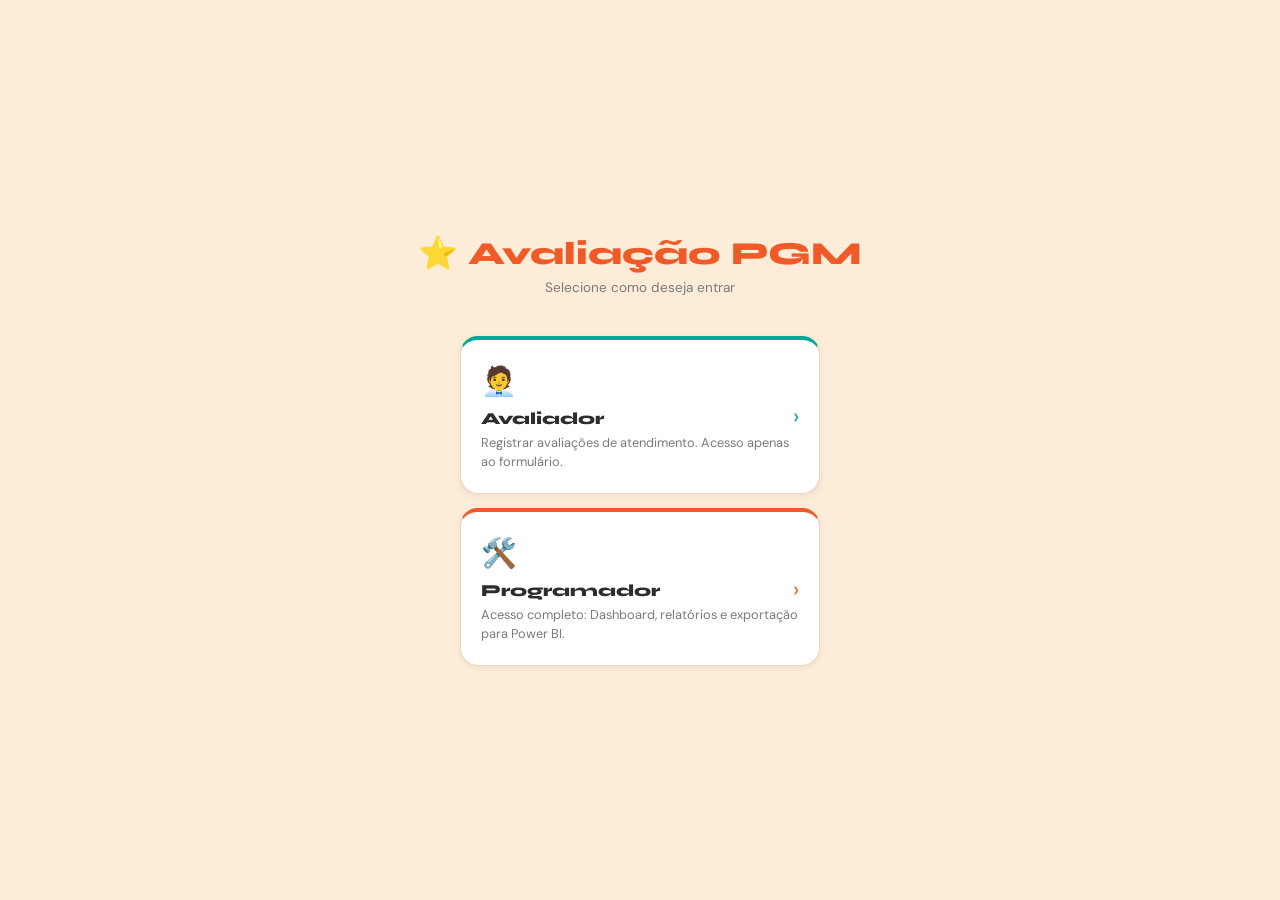
<file: index.html>
<!DOCTYPE html>
<html lang="pt-BR">

<head>
  <meta charset="UTF-8" />
  <meta name="viewport" content="width=device-width, initial-scale=1.0, maximum-scale=1.0" />
  <title>Avaliação de Atendimento - PGM</title>
  <!-- Google Fonts: importa as fontes Syne (títulos/destaques) e DM Sans (texto geral) -->
  <link
    href="https://fonts.googleapis.com/css2?family=Syne:wght@400;600;700;800&family=DM+Sans:wght@300;400;500&display=swap"
    rel="stylesheet" />
  <link rel="stylesheet" href="style.css" />
</head>

<body>

  <!-- ══════════════════════════════════════════
       TELA DE SELEÇÃO DE PAPEL (role-screen)
       ══════════════════════════════════════════
       Exibida logo ao abrir o sistema. Permite
       escolher entre o modo Avaliador (formulário)
       ou Programador (painel + dashboard).
       ══════════════════════════════════════════ -->
  <div id="role-screen">
    <!-- Logo principal: emoji + nome do sistema em azul -->
    <div class="logo">⭐ <span>Avaliação PGM</span></div>
    <!-- Subtítulo orientativo para o usuário -->

    <p class="subtitle">Selecione como deseja entrar</p>

    <!-- Container dos dois cards de seleção -->
    <div class="role-cards">

      <!-- ── Card do Avaliador ──
           onclick redireciona diretamente para avaliador.html,
           pois não requer senha. -->
      <div class="role-card avaliador" onclick="window.location.href='avaliador.html'">
        <div class="role-card-icon">🧑‍💼</div>
        <div class="role-card-title">Avaliador</div>
        <div class="role-card-desc">Registrar avaliações de atendimento. Acesso apenas ao formulário.</div>
        <!-- Seta visual indicando que é clicável -->
        <div class="role-card-arrow">›</div>
      </div>

      <!-- ── Card do Programador ──
           onclick chama openPwdModal() (definida em app.js) para
           exibir o modal de senha antes de redirecionar ao painel. -->
      <div class="role-card programador" onclick="openPwdModal()">
        <div class="role-card-icon">🛠️</div>
        <div class="role-card-title">Programador</div>
        <div class="role-card-desc">Acesso completo: Dashboard, relatórios e exportação para Power BI.</div>
        <!-- Seta visual indicando que é clicável -->
        <div class="role-card-arrow">›</div>
      </div>
    </div>
  </div>

  <!-- ══════════════════════════════════════════
       MODAL DE SENHA (pwd-modal)
       ══════════════════════════════════════════
       Janela flutuante exibida quando o usuário
       clica em "Programador". Fica oculta por
       padrão (display: none no CSS) e é ativada
       via JS com a classe "open".
       ══════════════════════════════════════════ -->
  <div id="pwd-modal">
    <div class="pwd-box">
      <!-- Cabeçalho do modal -->
      <h2>🔒 Acesso Programador</h2>
      <p>Digite a senha para acessar o painel completo.</p>
      <!-- Campo de senha com botão de mostrar/ocultar -->
      <div class="pwd-input-wrap">
        <!-- type="password" mascara os caracteres com "•••".
             onkeydown permite enviar com a tecla Enter. -->
        <input type="password" id="pwd-input" class="pwd-input" placeholder="••••••••"
          onkeydown="if(event.key==='Enter') confirmPwd()" />
        <!-- Botão de olho: chama togglePwd() para alternar entre senha visível/oculta -->
        <span class="pwd-toggle" onclick="togglePwd()">👁</span>
      </div>

      <!-- Área onde aparece a mensagem "Senha incorreta" (preenchida via JS) -->
      <div class="pwd-error" id="pwd-error"></div>
      <!-- Botões de ação do modal -->
      <div class="pwd-actions">
        <!-- Cancelar: fecha o modal sem fazer nada -->
        <button class="pwd-cancel" onclick="closePwdModal()">Cancelar</button>
        <!-- Entrar: chama confirmPwd() que verifica o hash SHA-256 da senha -->
        <button class="pwd-confirm" onclick="confirmPwd()">Entrar</button>
      </div>
    </div>
  </div>

  <!-- Carrega o script principal do sistema.
       Fica no final do <body> para garantir que todo o HTML
       já esteja carregado antes de o JS tentar manipulá-lo. -->
  <script src="./app.js"></script>
</body>

</html>
</file>
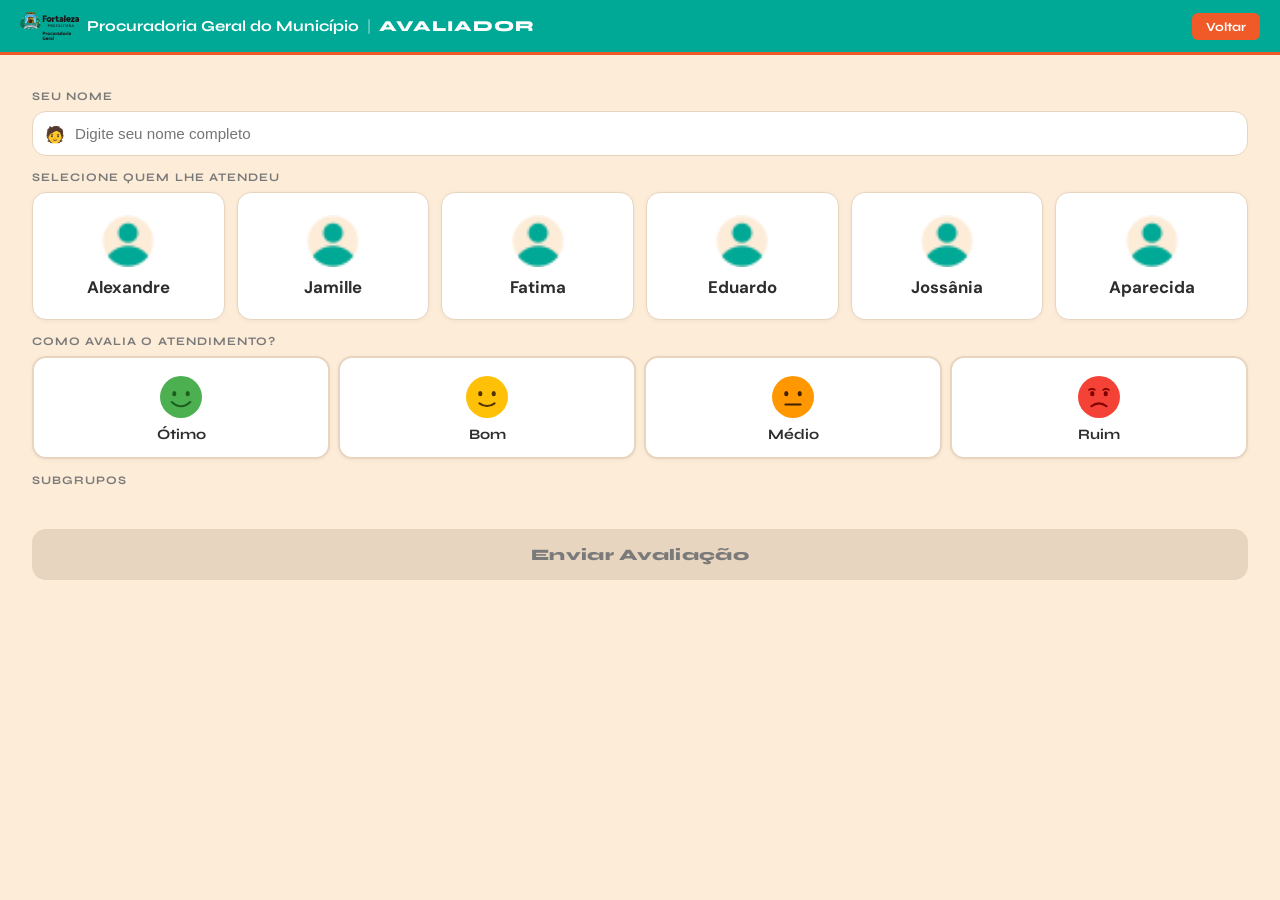
<file: avaliador.html>
<!DOCTYPE html>
<html lang="pt-BR">

<head>
  <meta charset="UTF-8" />
  <meta name="viewport" content="width=device-width, initial-scale=1.0, maximum-scale=1.0" />
  <title>Avaliador - Sistema de Avaliação PGM</title>

  <!-- Fontes: Syne para títulos, DM Sans para o corpo do texto -->
  <link
    href="https://fonts.googleapis.com/css2?family=Syne:wght@400;600;700;800&family=DM+Sans:wght@300;400;500&display=swap"
    rel="stylesheet" />
  <link rel="stylesheet" href="style.css" />
</head>

<!-- onload="initAvaliador()" chama a função de inicialização
     assim que o HTML terminar de carregar.
     initAvaliador() cria dinamicamente os cards dos atendentes no grid. -->

<body onload="initAvaliador()">

  <!-- ══════════════════════════════════════════
       CABEÇALHO INSTITUCIONAL (gov-header)
       ══════════════════════════════════════════
       Barra verde no estilo da Prefeitura de Fortaleza,
       com logo, nome da instituição e botão de voltar.
       ══════════════════════════════════════════ -->
  <header class="gov-header">
    <div class="gov-logo-container">
      <!-- Logo SVG da Prefeitura/PGM -->
      <img src="logo-prefeitura-PGM.svg" alt="Prefeitura Geral do Município" class="gov-logo" />
      <span class="gov-brand-text">Procuradoria Geral do Município</span>
      <!-- Separador visual entre o nome da instituição e o título do app -->
      <span class="gov-separator">|</span>
      <span class="gov-app-title">AVALIADOR</span>
    </div>
    <!-- Botão que retorna à tela inicial -->
    <button class="btn-voltar" onclick="window.location.href='index.html'">Voltar</button>
  </header>

  <!-- ══════════════════════════════════════════
       CONTEÚDO PRINCIPAL — FORMULÁRIO
       ══════════════════════════════════════════
       Centralizado por .screen-container, contém
       todos os campos do formulário de avaliação.
       ══════════════════════════════════════════ -->
  <main class="screen-container">
    <div class="form-wrapper">
      <!-- ── SEÇÃO 1: Nome do avaliador ── -->
      <p class="section-label">Seu nome</p>
      <div class="avaliador-wrap">
        <!-- Ícone posicionado absolutamente dentro do wrapper (via CSS) -->
        <span class="avaliador-icon">🧑</span>
        <!-- Campo de texto para o nome.
             oninput="checkSubmit()" — verifica em tempo real se o formulário pode ser enviado.
             onblur="validateAvaliador()" — valida o nome quando o campo perde o foco.
             autocomplete="name" — sugere nomes salvos no navegador. -->
        <input type="text" id="avaliador-input" class="avaliador-input" placeholder="Digite seu nome completo"
          maxlength="80" oninput="checkSubmit()" onblur="validateAvaliador()" autocomplete="name" />
        <!-- Dica de erro: visível apenas quando o nome é inválido (via JS + classe "show") -->
        <div class="avaliador-hint" id="avaliador-hint">Por favor, informe seu nome completo (mínimo 3 letras e um
          sobrenome).</div>
      </div>

      <!-- ── SEÇÃO 2: Seleção do atendente ── -->
      <p class="section-label">Selecione quem lhe atendeu</p>

      <!-- Grid vazio que será preenchido dinamicamente por initAvaliador() em app.js.
           Para cada nome em ATENDENTES[], a função cria e insere um card aqui. -->
      <div class="attendant-grid" id="attendant-grid"></div>

      <!-- ── SEÇÃO 3: Avaliação do atendimento ── -->
      <p class="section-label">Como avalia o atendimento?</p>
      <!-- Grid 2x2 com os 4 botões de nota.
           data-val é o atributo lido por selectRating() em app.js
           para saber qual nota foi escolhida. -->
      <div class="rating-grid">
        <button class="rating-btn" data-val="Ótimo" onclick="selectRating(this)">
          <span class="emoji"><svg xmlns="http://www.w3.org/2000/svg" viewBox="0 0 100 100" width="42" height="42"><circle cx="50" cy="50" r="50" fill="#4CAF50"/><ellipse cx="34" cy="42" rx="5" ry="6" fill="#1B5E20"/><ellipse cx="66" cy="42" rx="5" ry="6" fill="#1B5E20"/><path d="M28 62 Q50 82 72 62" stroke="#1B5E20" stroke-width="5" fill="none" stroke-linecap="round"/></svg></span>Ótimo
        </button>
        <button class="rating-btn" data-val="Bom" onclick="selectRating(this)">
          <span class="emoji"><svg xmlns="http://www.w3.org/2000/svg" viewBox="0 0 100 100" width="42" height="42"><circle cx="50" cy="50" r="50" fill="#FFC107"/><ellipse cx="34" cy="42" rx="5" ry="6" fill="#4E3200"/><ellipse cx="66" cy="42" rx="5" ry="6" fill="#4E3200"/><path d="M32 65 Q50 78 68 65" stroke="#4E3200" stroke-width="5" fill="none" stroke-linecap="round"/></svg></span>Bom
        </button>
        <button class="rating-btn" data-val="Médio" onclick="selectRating(this)">
          <span class="emoji"><svg xmlns="http://www.w3.org/2000/svg" viewBox="0 0 100 100" width="42" height="42"><circle cx="50" cy="50" r="50" fill="#FF9800"/><ellipse cx="34" cy="42" rx="5" ry="6" fill="#3E2000"/><ellipse cx="66" cy="42" rx="5" ry="6" fill="#3E2000"/><line x1="32" y1="68" x2="68" y2="68" stroke="#3E2000" stroke-width="5" stroke-linecap="round"/></svg></span>Médio
        </button>
        <button class="rating-btn" data-val="Ruim" onclick="selectRating(this)">
          <span class="emoji"><svg xmlns="http://www.w3.org/2000/svg" viewBox="0 0 100 100" width="42" height="42"><circle cx="50" cy="50" r="50" fill="#F44336"/><ellipse cx="34" cy="42" rx="5" ry="6" fill="#7F0000"/><ellipse cx="66" cy="42" rx="5" ry="6" fill="#7F0000"/><path d="M32 72 Q50 58 68 72" stroke="#7F0000" stroke-width="5" fill="none" stroke-linecap="round"/><path d="M26 33 Q34 28 40 33" stroke="#7F0000" stroke-width="4" fill="none" stroke-linecap="round"/><path d="M60 33 Q66 28 74 33" stroke="#7F0000" stroke-width="4" fill="none" stroke-linecap="round"/></svg></span>Ruim
        </button>
      </div>

      <!-- ── SEÇÃO 4: Comentário opcional ── -->
      <p class="section-label">Subgrupos</p>
      <div class="subgroup-wrap">
        <div id="subgroup-container" class="subgroup-container"></div>
        <input type="hidden" id="subgroup-input" />
      </div>

       <!-- ── BOTÃO DE ENVIO ──
         Começa desabilitado (disabled).
         Só é habilitado via JS quando nome, atendente e nota estão preenchidos.
         onclick chama submitRating() que salva a avaliação e limpa o formulário. -->
      <button class="submit-btn" id="submit-btn" onclick="submitRating()" disabled>Enviar Avaliação</button>
    </div>
  </main>

  <!-- ══════════════════════════════════════════
       TOAST DE CONFIRMAÇÃO
       ══════════════════════════════════════════
       Notificação que sobe da parte inferior da tela
       após o envio bem-sucedido. Fica oculto por padrão
       e é exibido via JS com a classe "show". -->
  <div class="success-toast" id="toast">✅ Avaliação registrada!</div>

  <!-- Script principal — carregado ao final para garantir
       que todos os elementos HTML já existam no DOM -->
  <script src="./app.js"></script>
</body>

</html>
</file>
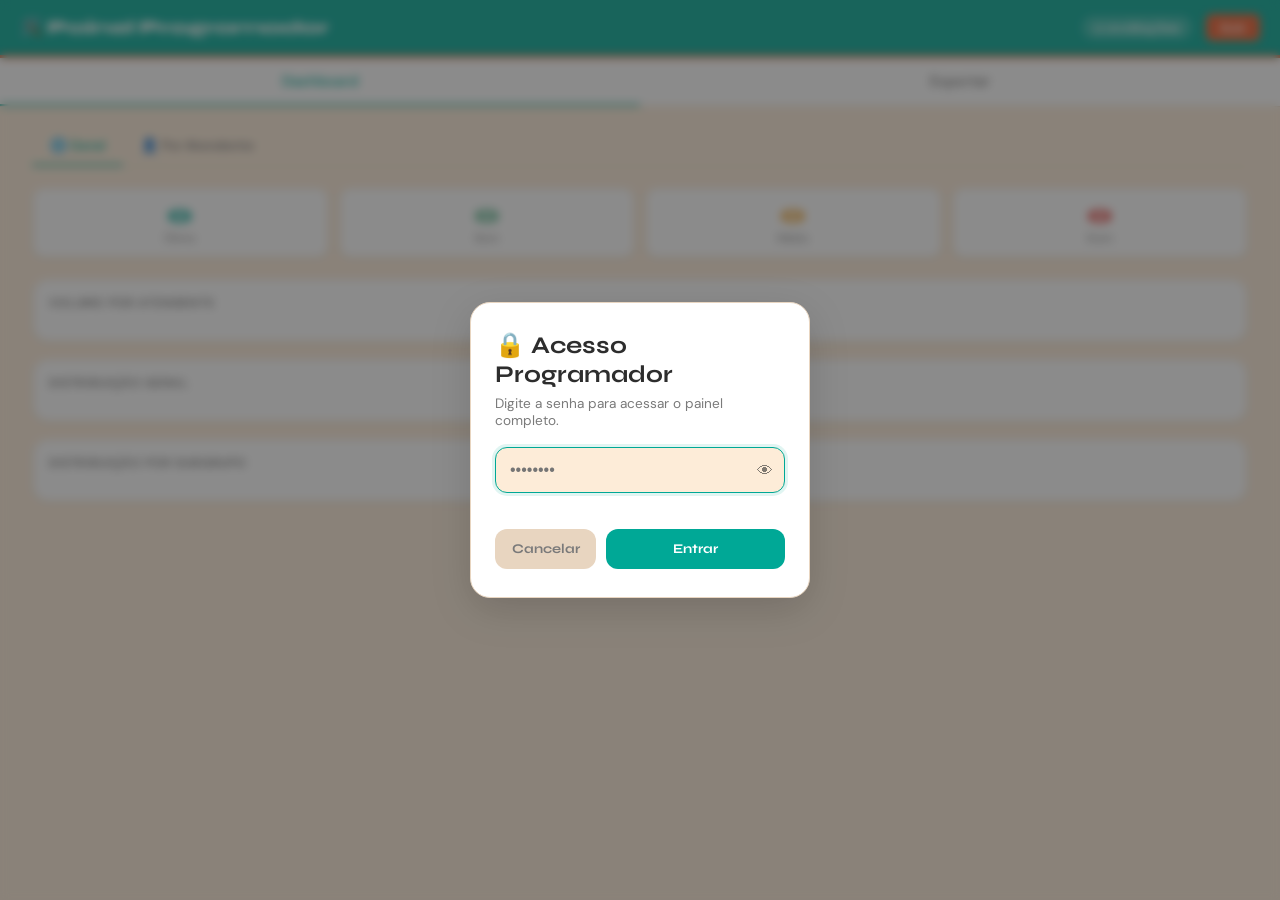
<file: programador.html>
﻿<!DOCTYPE html>
<html lang="pt-BR">

<head>
  <meta charset="UTF-8" />
  <meta name="viewport" content="width=device-width, initial-scale=1.0, maximum-scale=1.0" />
  <title>Programador - Painel PGM</title>

  <!-- Fontes do Google: Syne para títulos, DM Sans para o corpo -->
  <link
    href="https://fonts.googleapis.com/css2?family=Syne:wght@400;600;700;800&family=DM+Sans:wght@300;400;500&display=swap"
    rel="stylesheet" />
  <link rel="stylesheet" href="style.css" />
</head>

<body>


  <!-- ══════════════════════════════════════════
       CABEÇALHO DO PAINEL
   ══════════════════════════════════════════
       Barra superior escura com título, badge de
       total de avaliações e botão de sair. -->
  <header class="app-header">
    <div class="header-left">
      <h1>🛠️ Painel Programador</h1>
    </div>
    <div class="header-right">
      <!-- Badge atualizado dinamicamente via JS com o total de avaliações registradas -->
      <span class="badge" id="total-badge">0 avaliações</span>

      <!-- Botão que retorna à tela inicial (index.html) -->
      <button class="btn-sair" onclick="window.location.href='index.html'">Sair</button>
    </div>
  </header>

  <!-- ══════════════════════════════════════════
       ABAS PRINCIPAIS DE NAVEGAÇÃO
       ══════════════════════════════════════════
       "Dashboard" exibe estatísticas e gráficos.
       "Exportar" permite baixar os dados em CSV/JSON.
       switchTab() em app.js controla qual aba está ativa. -->
  <div class="tabs" id="tab-bar">
    <div class="tab active" id="tab-dashboard" onclick="switchTab('dashboard')">Dashboard</div>
    <div class="tab" id="tab-exportar" onclick="switchTab('exportar')">Exportar</div>
  </div>

  <!-- ══════════════════════════════════════════
       CONTEÚDO PRINCIPAL
       ══════════════════════════════════════════
       Cada <section> corresponde a uma aba.
       Apenas a section com classe "active" é exibida (via CSS).
       ══════════════════════════════════════════ -->
  <main class="screen-container">

    <!-- ────────────────────────────────────────
         ABA: DASHBOARD (screen-dashboard)
         ──────────────────────────────────────── -->
    <section class="screen active" id="screen-dashboard">

      <!-- Sub-abas internas do dashboard:
           "🌐 Geral" mostra os dados consolidados de todos os atendentes.
           "👤 Por Atendente" permite selecionar um atendente e ver seus detalhes.
           switchDashView() em app.js alterna entre as duas views. -->
      <div class="dash-subtabs">
        <div class="dash-subtab active" onclick="switchDashView('geral')">🌐 Geral</div>
        <div class="dash-subtab" onclick="switchDashView('atendente')">👤 Por Atendente</div>
      </div>

      <!-- ── View: Geral (dash-geral) ──
           Exibe contadores de notas e dois gráficos de barras.
           Visível por padrão (classe "active" aplicada via JS na inicialização). -->
      <div class="dash-view active" id="dash-geral">

        <!-- 4 cards de contagem: um para cada nota possível.
             Os números são atualizados via JS pela função updateDashboard(). -->
        <div class="stats-row">
          <div class="stat-card otimo">
            <div class="num" id="cnt-otimo">0</div>
            <div class="lbl">Ótimo</div>
          </div>
          <div class="stat-card bom">
            <div class="num" id="cnt-bom">0</div>
            <div class="lbl">Bom</div>
          </div>
          <div class="stat-card medio">
            <div class="num" id="cnt-medio">0</div>
            <div class="lbl">Médio</div>
          </div>
          <div class="stat-card ruim">
            <div class="num" id="cnt-ruim">0</div>
            <div class="lbl">Ruim</div>
          </div>
        </div>

        <!-- Gráfico: Volume total de avaliações por atendente.
             O conteúdo (linhas de barra) é gerado dinamicamente
             em updateDashboard() e injetado em #bars-container. -->
        <div class="chart-section">
          <div class="chart-title">Volume por atendente</div>
          <div id="bars-container"></div>
          <!-- Preenchido dinamicamente via JS -->
        </div>

        <!-- Gráfico: Distribuição percentual de cada nota no total.
             Ex: "Ótimo — ████████ — 12 (40.0%)"
             Conteúdo injetado dinamicamente em #mini-bars pelo JS. -->
        <div class="chart-section">
          <div class="chart-title">Distribuição geral</div>
          <div class="mini-bars" id="mini-bars"></div>
          <!-- Preenchido dinamicamente via JS -->
        </div>

        <div class="chart-section">
          <div class="chart-title">Distribuição por subgrupo</div>
          <div class="mini-bars" id="subgroup-bars"></div>
          <!-- Preenchido dinamicamente via JS -->
        </div>

      </div>
      <!-- /dash-geral -->

      <!-- ── View: Por Atendente (dash-atendente) ──
           Oculta por padrão; exibida ao clicar na sub-aba "👤 Por Atendente".
           Mostra chips clicáveis e, ao selecionar um, exibe detalhes daquele atendente. -->
      <div class="dash-view" id="dash-atendente">
        <div class="attendant-manager">
          <div class="manager-field">
            <label for="new-attendant-input">Adicionar atendente</label>
            <input type="text" id="new-attendant-input" placeholder="Nome do atendente" />
          </div>
          <button class="manager-btn add" onclick="addAttendant()">Adicionar</button>

          <div class="manager-field">
            <label for="remove-attendant-select">Excluir atendente</label>
            <select id="remove-attendant-select"></select>
          </div>
          <button class="manager-btn remove" onclick="removeAttendant()">Excluir</button>
        </div>

        <p class="section-label">Selecione o atendente</p>
        <!-- Container dos chips (botões compactos) de cada atendente.
             Preenchido dinamicamente por buildAttChips() em app.js. -->
        <div class="att-chips" id="att-chips"></div>
        <!-- Exemplo do que será gerado: <div class="att-chip">👤 Alexandre (3)</div> -->

        <!-- Área onde os detalhes do atendente selecionado são exibidos.
             Preenchida por showAttendantDetails() quando um chip é clicado. -->
        <div id="att-detail-area">
          <!-- Estado inicial: instrução para o usuário interagir -->
          <div class="empty-state">
            <div class="icon">👆</div>
            Toque em um atendente acima para ver o detalhamento das notas e comentários.
          </div>
        </div>

      </div>
      <!-- /dash-atendente -->
    </section>
    <!-- /screen-dashboard -->

    <!-- ────────────────────────────────────────
         ABA: EXPORTAR (screen-exportar)
         ────────────────────────────────────────
         Permite baixar os dados em CSV ou JSON.
         Também exibe uma prévia rápida dos dados no painel. -->
    <section class="screen" id="screen-exportar">

      <!-- Card de exportação de arquivos -->
      <div class="export-card">
        <h3>📥 Exportar dados para BI e Planilhas</h3>
        <p>Baixe seus relatórios formatados em CSV compatíveis com Excel e Power BI.</p>
        <div class="export-actions">
          <!-- exportCSV() gera e baixa um arquivo .csv com separador ";" e BOM UTF-8 -->
          <button class="export-btn csv" onclick="exportCSV()">⬇ Baixar CSV</button>
          <!-- exportJSON() gera e baixa um arquivo .json com todos os dados brutos -->
          <button class="export-btn json" onclick="exportJSON()">⬇ Baixar JSON</button>
        </div>
      </div>

      <!-- Card de preview: exibe as 5 avaliações mais recentes em uma tabela HTML.
           O conteúdo é gerado por renderPreview() em app.js quando esta aba é acessada. -->
      <div class="export-card">
        <h3>📋 Visualização Rápida (Preview)</h3>
        <div id="preview-area"></div>
        <!-- Preenchido dinamicamente via JS com uma <table class="preview-table"> -->
      </div>

    </section>
    <!-- /screen-exportar -->

  </main>

  <!-- ══════════════════════════════════════════
       MODAL DE SENHA (pwd-modal)
       ══════════════════════════════════════════ -->
  <div id="pwd-modal">
    <div class="pwd-box">
      <h2>🔒 Acesso Programador</h2>
      <p>Digite a senha para acessar o painel completo.</p>
      <div class="pwd-input-wrap">
        <input type="password" id="pwd-input" class="pwd-input" placeholder="••••••••" onkeydown="if(event.key==='Enter') confirmPwd()" />
        <span class="pwd-toggle" onclick="togglePwd()">👁</span>
      </div>
      <div class="pwd-error" id="pwd-error"></div>
      <div class="pwd-actions">
        <button class="pwd-cancel" onclick="closePwdModal()">Cancelar</button>
        <button class="pwd-confirm" onclick="confirmPwd()">Entrar</button>
      </div>
    </div>
  </div>

  <!-- Script principal — carregado ao final para garantir que todos os elementos HTML já existam no DOM antes de o JavaScript tentar manipulá-los -->
  <script src="./app.js"></script>

  <!-- Inicializa o painel assim que a página carregar -->
  <script>
    window.addEventListener('load', function () {
      if (typeof window.requireProgramadorAccess === 'function') {
        window.requireProgramadorAccess();
      } else if (typeof window.initProgramador === 'function') {
        window.initProgramador();
      } else {
        console.warn('Não foi possível inicializar o painel do programador: função initProgramador não encontrada.');
      }
    });
  </script>
</body>

</html>
</file>
<file: style.css>
/*
  ============================================================
  style.css — Sistema de Avaliação PGM
  Tema: Fortaleza Digital
  ============================================================
  Paleta de cores extraída da identidade visual oficial
  "Fortaleza Digital" da Prefeitura de Fortaleza:

  #FDECD8 → Bege/pêssego suave  — fundo geral da página
  #00A896 → Verde-água (teal)   — cor primária da marca
  #F05A28 → Laranja vibrante    — cor de destaque e ações
  #2D2D2D → Quase preto         — texto principal
  #7A7A7A → Cinza médio         — texto secundário/apagado
  ============================================================
*/


/* ══════════════════════════════════════════
   1. VARIÁVEIS CSS — DESIGN TOKENS
   ══════════════════════════════════════════
   :root define variáveis globais acessíveis
   em qualquer seletor via var(--nome).
   Centralizar as cores aqui significa que
   basta mudar um valor para refletir em
   todo o sistema ao mesmo tempo.
   ══════════════════════════════════════════ */
:root {
  /* ── Fundos ── */
  --bg:           #FDECD8; /* Bege pêssego — fundo geral (identidade Fortaleza Digital) */
  --surface:      #FFFFFF; /* Branco puro — superfície de cards e formulários */
  --border:       #E8D5C0; /* Bege mais escuro — bordas e separadores suaves */

  /* ── Texto ── */
  --text:         #2D2D2D; /* Quase preto — texto principal (alto contraste sobre o bege) */
  --muted:        #7A7A7A; /* Cinza médio — labels, placeholders e texto secundário */

  /* ── Cores da marca Fortaleza Digital ── */
  --teal:         #00A896; /* Verde-água — cor primária (headers, abas, seleções) */
  --teal-dark:    #008578; /* Teal escurecido — usado no :hover de elementos teal */
  --teal-light:   rgba(0, 168, 150, 0.12); /* Teal com 12% de opacidade — ring de foco */

  --orange:       #F05A28; /* Laranja — cor de destaque (botões de ação, faixa do header) */
  --orange-dark:  #D44B1E; /* Laranja escurecido — usado no :hover de elementos laranja */
  --orange-light: rgba(240, 90, 40, 0.12); /* Laranja com 12% de opacidade — reservado */

  /* ── Semântica das notas de avaliação ── */
  --otimo: #00A896; /* Ótimo = teal (reforça a identidade da marca no melhor resultado) */
  --bom:   #4CAF82; /* Bom   = verde médio */
  --medio: #F0A028; /* Médio = âmbar/dourado */
  --ruim:  #E53935; /* Ruim  = vermelho */

  /* ── Glows dos botões de nota (fundo ao selecionar) ──
     Versões com baixa opacidade usadas como background
     quando o botão está no estado .selected            */
  --otimo-glow: rgba(0,   168, 150, 0.14);
  --bom-glow:   rgba(76,  175, 130, 0.14);
  --medio-glow: rgba(240, 160,  40, 0.14);
  --ruim-glow:  rgba(229,  57,  53, 0.14);
}


/* ══════════════════════════════════════════
   2. RESET GLOBAL
   ══════════════════════════════════════════
   Remove margens, paddings e o modelo de
   caixa inconsistente padrão dos navegadores.
   box-sizing: border-box faz com que padding
   e border sejam contados dentro do tamanho
   declarado do elemento (não somados por fora).
   ══════════════════════════════════════════ */
* { box-sizing: border-box; margin: 0; padding: 0; }

body {
  background: var(--bg);          /* Fundo bege em toda a página */
  color: var(--text);             /* Cor padrão do texto */
  font-family: 'DM Sans', sans-serif; /* Fonte principal do sistema */
  min-height: 100vh;              /* Garante que o fundo cubra a tela inteira */
}


/* ══════════════════════════════════════════
   3. HEADER GOVERNAMENTAL (.gov-header)
   ══════════════════════════════════════════
   Barra superior verde-água com a identidade
   da Prefeitura de Fortaleza. Aparece apenas
   em avaliador.html. A faixa laranja embaixo
   reproduz a separação cromática da marca.
   ══════════════════════════════════════════ */
.gov-header {
  background-color: var(--teal);        /* Verde-água institucional */
  color: white;
  display: flex;
  justify-content: space-between;       /* Logo à esquerda, botão à direita */
  align-items: center;
  padding: 12px 20px;
  border-bottom: 3px solid var(--orange); /* Faixa laranja separando o header do conteúdo */
}

/* Container interno que agrupa logo + textos */
.gov-logo-container { display: flex; align-items: center; gap: 8px; }

/* Imagem SVG da logo — altura fixa mantém a proporção */
.gov-logo { height: 28px; }

/* Nome da instituição em fonte pesada */
.gov-brand-text { font-family: 'Syne', sans-serif; font-weight: 700; font-size: 0.95rem; }

/* Traço "|" entre o nome da instituição e o título do app */
.gov-separator { color: rgba(255,255,255,0.45); font-size: 1.1rem; }

/* Ex: "AVALIADOR" — letras espaçadas em caixa alta */
.gov-app-title { font-family: 'Syne', sans-serif; font-weight: 800; font-size: 0.95rem; letter-spacing: 0.06em; }

/* ── Botões "Voltar" (avaliador) e "Sair" (programador) ──
   Compartilham o mesmo estilo: laranja sobre teal,
   contrastante e fácil de encontrar visualmente.    */
.btn-voltar, .btn-sair {
  background-color: var(--orange);
  color: #fff;
  border: none;
  border-radius: 6px;
  padding: 6px 14px;
  font-family: 'Syne', sans-serif;
  font-weight: 700;
  font-size: 0.78rem;
  cursor: pointer;
  transition: background 0.15s; /* Suaviza a transição de cor no hover */
}

/* Escurece o laranja quando o cursor passa por cima */
.btn-voltar:hover, .btn-sair:hover { background-color: var(--orange-dark); }


/* ══════════════════════════════════════════
   4. TELA DE SELEÇÃO DE PAPEL (index.html)
   ══════════════════════════════════════════
   Tela inicial do sistema onde o usuário
   escolhe entre "Avaliador" e "Programador".
   Centralizada vertical e horizontalmente
   usando Flexbox.
   ══════════════════════════════════════════ */
#role-screen {
  min-height: 100vh;
  display: flex;
  flex-direction: column;
  align-items: center;     /* Centraliza horizontalmente */
  justify-content: center; /* Centraliza verticalmente */
  padding: 24px;
}

/* Logo principal: "⭐ Avaliação PGM"
   "Avaliação" herda o teal do pai; "PGM" sobrescreve para laranja */
#role-screen .logo { font-family: 'Syne', sans-serif; font-size: 2rem; font-weight: 800; color: var(--teal); margin-bottom: 6px; }
#role-screen .logo span { color: var(--orange); }

/* Subtítulo discreto abaixo do logo */
#role-screen .subtitle { font-size: 0.85rem; color: var(--muted); margin-bottom: 40px; }

/* Container dos dois cards — coluna única, centralizado, máx. 360px */
.role-cards { display: flex; flex-direction: column; gap: 14px; width: 100%; max-width: 360px; }

/* Card base — branco com borda suave e sombra leve */
.role-card {
  background: var(--surface);
  border: 1.5px solid var(--border);
  border-radius: 18px;
  padding: 22px 20px;
  cursor: pointer;
  position: relative;     /* Necessário para posicionar a seta "›" absolutamente */
  transition: box-shadow 0.18s, border-color 0.18s;
  box-shadow: 0 2px 8px rgba(0,0,0,0.06);
}

/* No hover: borda teal + sombra esverdeada para dar sensação de elevação */
.role-card:hover { box-shadow: 0 4px 16px rgba(0,168,150,0.15); border-color: var(--teal); }

/* Faixa colorida no topo de cada card identifica o tipo de acesso:
   teal = Avaliador (acesso aberto), laranja = Programador (acesso restrito) */
.role-card.avaliador   { border-top: 4px solid var(--teal); }
.role-card.programador { border-top: 4px solid var(--orange); }

.role-card-icon  { font-size: 1.8rem; margin-bottom: 8px; }
.role-card-title { font-family: 'Syne', sans-serif; font-weight: 800; font-size: 1.05rem; margin-bottom: 4px; color: var(--text); }
.role-card-desc  { font-size: 0.8rem; color: var(--muted); line-height: 1.5; }

/* Seta "›" posicionada absolutamente no meio vertical do card */
.role-card-arrow { position: absolute; right: 20px; top: 50%; transform: translateY(-50%); font-size: 1.4rem; }
.role-card.avaliador   .role-card-arrow { color: var(--teal); }
.role-card.programador .role-card-arrow { color: var(--orange); }


/* ══════════════════════════════════════════
   5. TELA DO AVALIADOR (avaliador.html)
   ══════════════════════════════════════════
   Formulário de avaliação: campo de nome,
   grid de atendentes, botões de nota,
   textarea de comentário e botão de envio.
   ══════════════════════════════════════════ */

/* Wrapper central — max-width aumentado para acomodar 3 colunas de atendentes
   sem ficarem muito estreitas. O padding-bottom evita que o botão de envio
   fique atrás de barras de navegação em dispositivos móveis.                  */
.screen-container { max-width: 100%; margin: 0; padding: 20px 32px 60px; }

/* Label de seção: "SEU NOME", "COMO AVALIA?" etc.
   text-transform + letter-spacing criam o estilo de tag/etiqueta
   Margens reduzidas para caber mais conteúdo sem scroll.        */
.section-label {
  font-family: 'Syne', sans-serif;
  font-size: 0.72rem;
  font-weight: 700;
  color: var(--muted);
  text-transform: uppercase;
  letter-spacing: 0.09em;
  margin: 14px 0 8px;
}

/* ══════════════════════════════════════════
   SUBGRUPOS (chips clicáveis)
   ══════════════════════════════════════════ */
.subgroup-wrap { margin: 10px 0 18px; }
.subgroup-container { display: flex; flex-wrap: wrap; gap: 8px; }
.subgroup-chip {
  background: var(--surface);
  border: 1px solid var(--border);
  padding: 8px 10px;
  border-radius: 999px;
  font-size: 0.82rem;
  color: var(--text);
  cursor: pointer;
  transition: all 0.12s ease;
  user-select: none;
}
.subgroup-chip:hover { transform: translateY(-2px); box-shadow: 0 6px 12px rgba(0,0,0,0.06); }
.subgroup-chip.selected { background: var(--teal); color: #fff; border-color: transparent; box-shadow: 0 6px 18px rgba(0,168,150,0.12); }

/* ── Campo de nome do avaliador ── */

/* position: relative no wrapper permite posicionar o ícone
   absolutamente dentro do mesmo espaço do input           */
.avaliador-wrap { position: relative; }

.avaliador-input {
  width: 100%;
  background: #FFFFFF; /* Branco fixo — evita herdar fundo escuro de temas anteriores */
  border: 1.5px solid var(--border);
  border-radius: 14px;
  color: var(--text);
  padding: 13px 14px 13px 42px; /* Padding esquerdo maior para não cobrir o ícone emoji */
  outline: none;
  font-size: 0.95rem;
  transition: border-color 0.15s, box-shadow 0.15s;
}

/* Ring de foco teal: borda muda de cor + anel suave ao redor */
.avaliador-input:focus { border-color: var(--teal); box-shadow: 0 0 0 3px var(--teal-light); }

/* Borda vermelha quando o nome não atende às regras de validação */
.avaliador-input.invalid { border-color: var(--ruim); }

/* Emoji 🧑 posicionado absolutamente no centro vertical do input */
.avaliador-icon { position: absolute; left: 13px; top: 50%; transform: translateY(-50%); }

/* Mensagem de ajuda abaixo do input — oculta por padrão.
   A classe .show é adicionada via JS quando o nome é inválido. */
.avaliador-hint { font-size: 0.65rem; color: var(--ruim); margin-top: 5px; display: none; }
.avaliador-hint.show { display: block; }

/* ── Grid de cards de atendentes ── */

/* 3 colunas de tamanho igual — 6 atendentes cabem em 2 linhas,
   evitando scroll na página do avaliador                        */
/* 6 colunas — todos os atendentes em uma única linha */
.attendant-grid { display: grid; grid-template-columns: repeat(6, 1fr); gap: 12px; }

.attendant-card {
  background: var(--surface);
  border: 1.5px solid var(--border);
  border-radius: 14px;
  padding: 22px 8px;
  text-align: center;
  cursor: pointer;
  transition: all 0.18s;
  box-shadow: 0 1px 4px rgba(0,0,0,0.05);
}

/* Destaca com borda teal quando o cursor está sobre o card */
.attendant-card:hover { border-color: var(--teal); }

/* Estado selecionado: borda teal + anel de foco + fundo levemente esverdeado */
.attendant-card.selected {
  border-color: var(--teal);
  box-shadow: 0 0 0 3px var(--teal-light);
  background: #F0FBFA; /* Verde-água bem claro, quase branco */
}

/* Avatar e nome ampliados para melhor leitura por pessoas idosas */
.attendant-avatar { font-size: 2.4rem; margin-bottom: 10px; }
.attendant-name   { font-weight: 700; font-size: 1.05rem; color: var(--text); line-height: 1.2; }

/* Imagem do ícone de atendente (Flaticon) */
.attendant-img {
  width: 52px;
  height: 52px;
  object-fit: contain;
  display: block;
  margin: 0 auto;
}

/* ── Botões de nota (Ótimo, Bom, Médio, Ruim) ── */

/* 4 colunas — todas as notas em uma única linha */
.rating-grid { display: grid; grid-template-columns: repeat(4, 1fr); gap: 8px; }

.rating-btn {
  padding: 18px 8px 14px;
  border-radius: 14px;
  border: 2px solid var(--border);
  background: var(--surface);
  color: var(--text);
  font-family: 'Syne', sans-serif;
  font-weight: 700;
  font-size: 0.9rem;
  cursor: pointer;
  display: flex;
  flex-direction: column;
  align-items: center;
  gap: 8px;
  transition: all 0.18s;
  box-shadow: 0 1px 4px rgba(0,0,0,0.05);
}

.rating-btn:hover { transform: translateY(-2px); box-shadow: 0 4px 12px rgba(0,0,0,0.1); }

.rating-btn.selected { transform: scale(1.04); box-shadow: 0 4px 14px rgba(0,0,0,0.12); }

.rating-btn[data-val="Ótimo"].selected { border-color: #4CAF50; background: rgba(76,175,80,0.10);  box-shadow: 0 0 0 3px rgba(76,175,80,0.22); }
.rating-btn[data-val="Bom"].selected   { border-color: #FFC107; background: rgba(255,193,7,0.10);  box-shadow: 0 0 0 3px rgba(255,193,7,0.22); }
.rating-btn[data-val="Médio"].selected { border-color: #FF9800; background: rgba(255,152,0,0.10);  box-shadow: 0 0 0 3px rgba(255,152,0,0.22); }
.rating-btn[data-val="Ruim"].selected  { border-color: #F44336; background: rgba(244,67,54,0.10);  box-shadow: 0 0 0 3px rgba(244,67,54,0.22); }

.rating-btn[data-val="Ótimo"]:hover { border-color: #4CAF50; }
.rating-btn[data-val="Bom"]:hover   { border-color: #FFC107; }
.rating-btn[data-val="Médio"]:hover { border-color: #FF9800; }
.rating-btn[data-val="Ruim"]:hover  { border-color: #F44336; }

.rating-btn .emoji { display: flex; align-items: center; justify-content: center; }

/* ── Textarea de comentário ── */
.feedback-box {
  width: 100%;
  min-height: 90px;
  background: #FFFFFF; /* Branco fixo — evita herdar fundo escuro de temas anteriores */
  border: 1.5px solid var(--border);
  border-radius: 14px;
  color: var(--text);
  padding: 12px;
  resize: none;   /* Impede redimensionamento manual pelo usuário */
  outline: none;
  font-family: 'DM Sans', sans-serif;
  font-size: 0.92rem;
  transition: border-color 0.15s, box-shadow 0.15s;
}

/* Mesmo ring de foco teal aplicado ao input de nome */
.feedback-box:focus { border-color: var(--teal); box-shadow: 0 0 0 3px var(--teal-light); }

/* Contador "X / 300" abaixo do textarea, alinhado à direita */
.feedback-counter { text-align: right; font-size: 0.65rem; color: var(--muted); margin-top: 4px; }

/* ── Botão de envio ──
   CTA principal da tela: laranja chamativo.
   Desabilitado por padrão — habilitado via JS
   quando os 3 campos obrigatórios estão válidos. */
.submit-btn {
  width: 100%;
  padding: 16px;
  border-radius: 14px;
  background: var(--orange);
  color: #fff;
  font-family: 'Syne', sans-serif;
  font-weight: 800;
  border: none;
  cursor: pointer;
  margin-top: 14px;
  font-size: 1rem;
  letter-spacing: 0.02em;
  transition: background 0.15s, transform 0.1s;
}

/* Escurece e sobe levemente no hover — só quando habilitado */
.submit-btn:hover:not(:disabled) { background: var(--orange-dark); transform: translateY(-1px); }

/* Estado desabilitado: cinza neutro + cursor "proibido" */
.submit-btn:disabled { background: var(--border); color: var(--muted); cursor: not-allowed; transform: none; }


/* ══════════════════════════════════════════
   6. MODAL DE SENHA (#pwd-modal)
   ══════════════════════════════════════════
   Janela flutuante de login do programador.
   Cobre toda a tela com fundo escurecido e
   borrado (backdrop-filter: blur).
   Oculta por padrão; exibida quando a classe
   "open" é adicionada via JS.
   ══════════════════════════════════════════ */
#pwd-modal {
  display: none;           /* Oculto até receber a classe .open */
  position: fixed;
  inset: 0;                /* Atalho para top/right/bottom/left: 0 — cobre toda a viewport */
  z-index: 300;            /* Fica acima de todo o conteúdo da página */
  background: rgba(45,45,45,0.55); /* Fundo semitransparente escuro */
  backdrop-filter: blur(5px);      /* Desfoca o conteúdo atrás do modal */
  align-items: center;
  justify-content: center;
  padding: 24px;
}

/* Quando .open é adicionado via JS, muda display para flex
   (necessário para que align-items/justify-content funcionem) */
#pwd-modal.open { display: flex; }

/* Caixa branca do conteúdo do modal */
.pwd-box {
  background: var(--surface);
  border: 1px solid var(--border);
  border-radius: 20px;
  padding: 28px 24px;
  width: 100%;
  max-width: 340px; /* Limita a largura em telas grandes */
  box-shadow: 0 12px 40px rgba(0,0,0,0.15); /* Sombra profunda para destacar sobre o backdrop */
}

.pwd-box h2 { color: var(--text); margin-bottom: 6px; font-family: 'Syne', sans-serif; }
.pwd-box p  { color: var(--muted); font-size: 0.85rem; margin-bottom: 18px; }

/* position: relative no wrapper permite posicionar o botão 👁 absolutamente */
.pwd-input-wrap { position: relative; margin-bottom: 8px; }

.pwd-input {
  width: 100%;
  background: var(--bg);  /* Fundo bege (diferente do branco do modal — leve hierarquia) */
  border: 1.5px solid var(--border);
  border-radius: 12px;
  color: var(--text);
  font-size: 1rem;
  padding: 13px 44px 13px 14px; /* Padding direito reserva espaço para o ícone 👁 */
  outline: none;
  transition: border-color 0.15s, box-shadow 0.15s;
}

/* Ring de foco teal — consistente com os outros inputs do sistema */
.pwd-input:focus { border-color: var(--teal); box-shadow: 0 0 0 3px var(--teal-light); }

/* Botão 👁 posicionado absolutamente dentro do wrapper do input */
.pwd-toggle { position: absolute; right: 12px; top: 50%; transform: translateY(-50%); cursor: pointer; opacity: 0.6; }

/* Área da mensagem de erro — min-height evita que o layout "pule" ao aparecer/sumir */
.pwd-error { font-size: 0.72rem; color: var(--ruim); margin-bottom: 16px; min-height: 1em; }

/* Linha de botões lado a lado */
.pwd-actions { display: flex; gap: 10px; }

/* Estilos compartilhados dos dois botões do modal */
.pwd-cancel, .pwd-confirm {
  padding: 12px;
  border-radius: 12px;
  border: none;
  cursor: pointer;
  font-family: 'Syne', sans-serif;
  font-weight: 700;
  transition: background 0.15s;
}

/* Cancelar: discreto, ocupa 1 parte do espaço disponível */
.pwd-cancel  { background: var(--border); color: var(--muted); flex: 1; }

/* Entrar: teal destacado, ocupa 2 partes (o dobro do Cancelar) */
.pwd-confirm { background: var(--teal); color: #fff; flex: 2; }

.pwd-cancel:hover  { background: #ddd0c4; }           /* Bege levemente mais escuro */
.pwd-confirm:hover { background: var(--teal-dark); }  /* Teal escurecido */


/* ══════════════════════════════════════════
   7. PAINEL DO PROGRAMADOR (programador.html)
   ══════════════════════════════════════════
   Header teal, abas de navegação principal,
   cards de estatísticas e gráficos de barras.
   ══════════════════════════════════════════ */

/* Header do painel — mesmo padrão visual do gov-header */
.app-header {
  background: var(--teal);
  border-bottom: 3px solid var(--orange); /* Faixa laranja separando header do conteúdo */
  padding: 14px 20px;
  display: flex;
  justify-content: space-between;
  align-items: center;
}
.app-header h1 { font-family: 'Syne', sans-serif; font-size: 1.1rem; font-weight: 800; color: #fff; }

/* Badge "X avaliações" no canto superior direito
   Fundo branco translúcido sobre teal cria efeito "glass" */
.badge {
  background: rgba(255,255,255,0.2);
  color: #fff;
  font-size: 0.78rem;
  font-weight: 700;
  padding: 4px 12px;
  border-radius: 50px; /* Formato de pílula */
  margin-right: 10px;
  font-family: 'Syne', sans-serif;
}

/* ── Abas principais: Dashboard | Exportar ── */
.tabs { display: flex; background: var(--surface); border-bottom: 1px solid var(--border); }

.tab {
  flex: 1;            /* Cada aba ocupa metade igual da barra */
  text-align: center;
  padding: 14px;
  font-weight: 600;
  font-size: 0.9rem;
  color: var(--muted);     /* Cinza quando inativa */
  cursor: pointer;
  border-bottom: 2px solid transparent; /* Linha invisível — fica teal quando ativa */
  transition: color 0.15s, border-color 0.15s;
}

/* Aba ativa: texto teal + linha teal embaixo */
.tab.active { color: var(--teal); border-bottom-color: var(--teal); }

/* Hover em abas inativas: texto levemente mais escuro */
.tab:hover:not(.active) { color: var(--text); }

/* Seções de conteúdo: ocultas por padrão, visíveis com .active */
.screen        { display: none; }
.screen.active { display: block; }

/* ── Cards de estatísticas (Ótimo / Bom / Médio / Ruim) ── */

/* Grade 4 colunas — um card por nota */
.stats-row { display: grid; grid-template-columns: repeat(4, 1fr); gap: 10px; margin-bottom: 20px; }

.stat-card {
  background: var(--surface);
  border: 1px solid var(--border);
  border-radius: 12px;
  padding: 12px;
  text-align: center;
  box-shadow: 0 1px 4px rgba(0,0,0,0.05);
}

/* Número grande em fonte pesada */
.stat-card .num { font-family: 'Syne', sans-serif; font-size: 1.5rem; font-weight: 800; }

/* Label pequeno abaixo do número */
.stat-card .lbl { font-size: 0.7rem; color: var(--muted); margin-top: 2px; }

/* Cor do número varia conforme o tipo do card */
.stat-card.otimo .num { color: var(--otimo); } /* Teal */
.stat-card.bom .num   { color: var(--bom);   } /* Verde médio */
.stat-card.medio .num { color: var(--medio); } /* Âmbar */
.stat-card.ruim .num  { color: var(--ruim);  } /* Vermelho */

/* ── Seção de gráfico (container branco com borda) ── */
.chart-section {
  background: var(--surface);
  border: 1px solid var(--border);
  border-radius: 16px;
  padding: 16px;
  margin-bottom: 16px;
  box-shadow: 0 1px 4px rgba(0,0,0,0.05);
}

/* Título interno da seção de gráfico — estilo de label discreta */
.chart-title {
  font-size: 0.75rem;
  font-weight: 700;
  color: var(--muted);
  text-transform: uppercase;
  letter-spacing: 0.07em;
  margin-bottom: 14px;
}

/* ── Componentes das barras horizontais dos gráficos ──
   Cada barra é composta por:
   .bar-row    → linha completa (label + trilho + contador)
   .bar-label  → nome do atendente ou da nota
   .bar-track  → trilho cinza de fundo
   .bar-fill   → preenchimento colorido proporcional ao valor
   .bar-count  → número à direita                           */

.bar-row   { display: flex; align-items: center; gap: 10px; margin-bottom: 10px; }
.bar-label { width: 80px; font-size: 0.78rem; font-weight: 500; color: var(--text); }

.bar-track {
  flex: 1;            /* Ocupa todo o espaço disponível entre label e contador */
  height: 10px;
  background: var(--border); /* Trilho bege — representa 0% */
  border-radius: 50px;
  overflow: hidden;   /* Garante que o fill não ultrapasse o trilho arredondado */
}

.bar-fill {
  height: 100%;
  border-radius: 50px;
  transition: width 0.4s ease; /* Animação suave ao carregar os dados */
  /* A largura e a cor são aplicadas via style="" pelo JavaScript */
}

.bar-count { width: 30px; font-size: 0.78rem; text-align: right; color: var(--muted); }

/* Gerenciamento de atendentes */
.attendant-manager {
  display: grid;
  grid-template-columns: minmax(180px, 1fr) auto minmax(180px, 1fr) auto;
  gap: 10px;
  align-items: end;
  background: var(--surface);
  border: 1px solid var(--border);
  border-radius: 14px;
  padding: 14px;
  margin-bottom: 16px;
  box-shadow: 0 1px 4px rgba(0,0,0,0.05);
}

.manager-field {
  display: flex;
  flex-direction: column;
  gap: 6px;
  min-width: 0;
}

.manager-field label {
  font-family: 'Syne', sans-serif;
  font-size: 0.68rem;
  font-weight: 700;
  color: var(--muted);
  text-transform: uppercase;
  letter-spacing: 0.06em;
}

.manager-field input,
.manager-field select {
  width: 100%;
  min-height: 40px;
  background: #FFFFFF;
  border: 1.5px solid var(--border);
  border-radius: 10px;
  color: var(--text);
  font: 0.88rem 'DM Sans', sans-serif;
  padding: 9px 10px;
  outline: none;
}

.manager-field input:focus,
.manager-field select:focus {
  border-color: var(--teal);
  box-shadow: 0 0 0 3px var(--teal-light);
}

.manager-btn {
  min-height: 40px;
  border: none;
  border-radius: 10px;
  color: #fff;
  cursor: pointer;
  font-family: 'Syne', sans-serif;
  font-size: 0.82rem;
  font-weight: 800;
  padding: 0 16px;
  transition: background 0.15s, transform 0.1s;
}

.manager-btn:hover { transform: translateY(-1px); }
.manager-btn.add { background: var(--teal); }
.manager-btn.add:hover { background: var(--teal-dark); }
.manager-btn.remove { background: var(--orange); }
.manager-btn.remove:hover { background: var(--orange-dark); }

/* ── Chips de atendente (sub-aba "Por Atendente") ──
   Botões em formato de pílula, um por atendente.
   A borda esquerda colorida é aplicada via JS. */
.att-chips { display: flex; flex-wrap: wrap; gap: 8px; margin-bottom: 20px; }

.att-chip {
  padding: 8px 16px;
  border-radius: 50px;       /* Formato pílula */
  border: 1.5px solid var(--border);
  background: var(--surface);
  font-size: 0.8rem;
  cursor: pointer;
  color: var(--text);
  transition: background 0.15s, border-color 0.15s;
}
.att-chip:hover { border-color: var(--teal); }

/* ── Cards da aba Exportar ── */
.export-card {
  background: var(--surface);
  border: 1px solid var(--border);
  border-radius: 16px;
  padding: 20px;
  margin-bottom: 16px;
  box-shadow: 0 1px 4px rgba(0,0,0,0.05);
}
.export-card h3 { font-family: 'Syne', sans-serif; font-size: 1rem; margin-bottom: 6px; color: var(--text); }
.export-card p  { font-size: 0.85rem; color: var(--muted); margin-bottom: 16px; }

/* Container dos botões de download lado a lado */
.export-actions { display: flex; gap: 10px; }

.export-btn {
  flex: 1;
  padding: 12px;
  border-radius: 12px;
  border: none;
  font-family: 'Syne', sans-serif;
  font-weight: 700;
  font-size: 0.85rem;
  cursor: pointer;
  transition: background 0.15s, transform 0.1s;
}
.export-btn:hover { transform: translateY(-1px); } /* Todos os botões sobem no hover */

/* CSV = teal (cor primária) | JSON = laranja (cor de destaque) */
.export-btn.csv  { background: var(--teal);   color: #fff; }
.export-btn.json { background: var(--orange); color: #fff; }
.export-btn.csv:hover  { background: var(--teal-dark);   }
.export-btn.json:hover { background: var(--orange-dark); }


/* ══════════════════════════════════════════
   8. SUB-ABAS DO DASHBOARD
   ══════════════════════════════════════════
   Sistema de abas internas: "🌐 Geral" e
   "👤 Por Atendente". Funciona igual às abas
   principais, mas com escopo menor (dentro
   da seção do dashboard).
   ══════════════════════════════════════════ */

/* Container das sub-abas com linha separadora embaixo */
.dash-subtabs { display: flex; gap: 0; margin-bottom: 20px; border-bottom: 1px solid var(--border); }

.dash-subtab {
  padding: 10px 18px;
  font-size: 0.85rem;
  font-weight: 600;
  color: var(--muted);
  cursor: pointer;
  border-bottom: 2px solid transparent; /* Linha invisível até ficar ativa */
  transition: color 0.15s, border-color 0.15s;
}

/* Sub-aba ativa: teal — igual ao padrão das abas principais */
.dash-subtab.active { color: var(--teal); border-bottom-color: var(--teal); }

/* Painéis das views: ocultos por padrão, exibidos quando .active */
.dash-view        { display: none; }
.dash-view.active { display: block; }

/* O gráfico de distribuição geral exibe "X (33.3%)" — precisa de mais espaço */
.mini-bars .bar-count { width: 72px; }

/* Estado vazio: exibido quando não há dados ou nenhum atendente foi selecionado */
.empty-state { text-align: center; color: var(--muted); padding: 40px 20px; font-size: 0.9rem; line-height: 1.6; }
.empty-state .icon { font-size: 2rem; margin-bottom: 10px; }


/* ══════════════════════════════════════════
   9. TOAST DE SUCESSO (.success-toast)
   ══════════════════════════════════════════
   Notificação flutuante que aparece brevemente
   após o envio de uma avaliação. Usa translateY
   para animar: começa fora da tela (100px abaixo)
   e sobe até a posição visível quando .show é
   adicionado pelo JavaScript.
   ══════════════════════════════════════════ */
.success-toast {
  position: fixed;
  bottom: 20px;
  left: 50%;
  transform: translateX(-50%) translateY(100px); /* Estado inicial: fora da tela, centralizado */
  background: var(--teal);
  color: white;
  padding: 12px 24px;
  border-radius: 50px;   /* Formato de pílula */
  font-weight: 700;
  font-family: 'Syne', sans-serif;
  box-shadow: 0 4px 16px rgba(0,168,150,0.4); /* Sombra esverdeada combina com o fundo teal */
  transition: transform 0.3s ease;             /* Suaviza a animação de entrada e saída */
  z-index: 1000;                               /* Acima de todos os outros elementos */
}

/* Quando .show é adicionado via JS:
   translateY(0) traz o toast para dentro da tela */
.success-toast.show { transform: translateX(-50%) translateY(0); }


/* ══════════════════════════════════════════
   10. TABELA DE PREVIEW (aba Exportar)
   ══════════════════════════════════════════
   Tabela HTML que exibe as 5 avaliações mais
   recentes antes do download do arquivo CSV.
   border-collapse: collapse remove o espaço
   duplo padrão entre bordas de células.
   ══════════════════════════════════════════ */
.preview-table {
  width: 100%;
  border-collapse: collapse; /* Une as bordas adjacentes em uma linha única */
  font-size: 0.78rem;
  margin-top: 10px;
}

/* Cabeçalho: fundo bege com borda teal embaixo — destaca visualmente das células */
.preview-table th {
  background: var(--bg);
  padding: 8px;
  text-align: left;
  color: var(--muted);
  font-weight: 700;
  text-transform: uppercase;
  font-size: 0.68rem;
  letter-spacing: 0.05em;
  border-bottom: 2px solid var(--teal); /* Linha teal separa cabeçalho do corpo */
}

/* Células do corpo com linha separadora suave embaixo */
.preview-table td { padding: 8px; border-bottom: 1px solid var(--border); color: var(--text); }

/* Linha com fundo levemente alaranjado ao passar o mouse — facilita a leitura */
.preview-table tr:hover td { background: #FDF4EC; }

@media (max-width: 760px) {
  .screen-container { padding: 16px 14px 48px; }

  .app-header {
    align-items: flex-start;
    flex-direction: column;
    gap: 10px;
  }

  .header-right {
    display: flex;
    width: 100%;
    justify-content: space-between;
    gap: 10px;
  }

  .badge { margin-right: 0; }

  .attendant-manager {
    grid-template-columns: 1fr;
    align-items: stretch;
  }

  .manager-btn { width: 100%; }

  .stats-row { grid-template-columns: repeat(2, 1fr); }

  .attendant-grid { grid-template-columns: repeat(2, 1fr); }

  .rating-grid { grid-template-columns: repeat(2, 1fr); }

  .bar-row {
    align-items: stretch;
    flex-direction: column;
    gap: 6px;
  }

  .bar-label,
  .bar-count {
    width: auto !important;
    text-align: left !important;
  }
}

@media (max-width: 420px) {
  .dash-subtabs { flex-direction: column; }
  .stats-row,
  .attendant-grid,
  .rating-grid { grid-template-columns: 1fr; }
}
</file>
